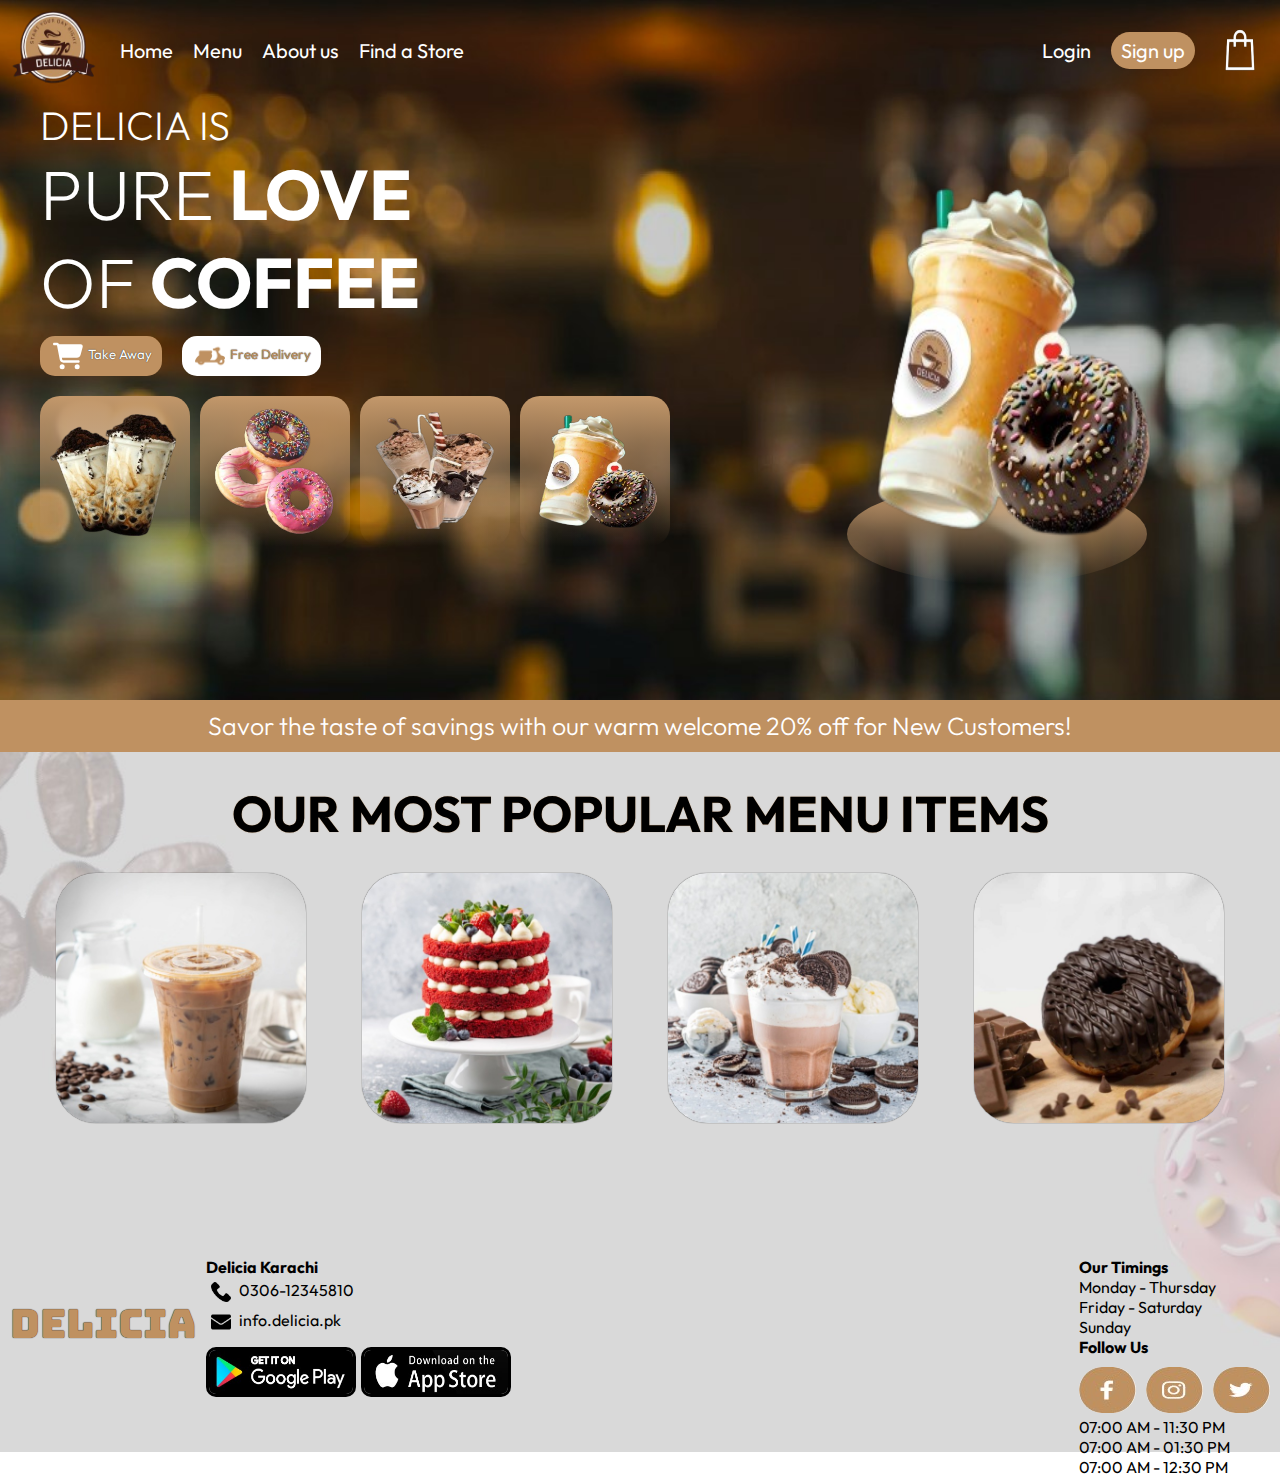
<file: index.html>
<!DOCTYPE html>
<html>
    <link rel="stylesheet" href="main.css">
    <link rel="preconnect" href="https://fonts.googleapis.com">
    link rel="preconnect" href="https://fonts.gstatic.com" crossorigin>
    <link href="https://fonts.googleapis.com/css2?family=Outfit:wght@100..900&display=swap" rel="stylesheet">
    <link rel="preconnect" href="https://fonts.googleapis.com">
    <link rel="preconnect" href="https://fonts.gstatic.com" crossorigin>
    <link href="https://fonts.googleapis.com/css2?family=Bungee&display=swap" rel="stylesheet">
    <head>
        <meta charset="UTF-8">
        <meta name="viewport" content="width=device-width, initial-scale=1.0">
        <title>Delicia</title>
    </head>
    <body>
        <div class="part part1">
            <div class="header">
                    <nav>
                        <img src="images/logo.png" class="logo"/>
                        <a>Home</a>
                        <a>Menu</a>
                        <a>About us</a>
                        <a>Find a Store</a>
                    </nav>
                    <nav>
                        <a class="login">Login</a>
                        <a class="signup">Sign up</a>
                        <img src="images/cart.png" class="icon"/>
                    </nav>
            </div>
            <div class="content">
                <div>
                    <h2>DELICIA IS</h2>
                    <h1>PURE <span class="bold">LOVE</span> OF <span class="bold">COFFEE</span></h1>
                    <div class="btn">
                        <div>
                            <button id="takeaway"><img src="images/ordernow.svg" class="icon">Take Away</button>
                        </div>
                        <div>
                            <button id="delivery"><img src="images/bike.png" class="icon">Free Delivery</button>
                        </div>
                    </div >
                    <div class="deals">
                        <div><img src="images/item-1.png" class="items"> </div>
                        <div><img src="images/item-2.png" class="items"></div>
                        <div><img src="images/item-3.png" class="items"></div>
                        <div><img src="images/front.png" class="items"></div>            
                    </div>
                </div>
                <div >
                    <img src="images/front.png" class="front">
                    <div class="eclipse"></div>
                </div>
            </div>
        </div>
        <div class="part2">
                Savor the taste of savings with our warm welcome 
                20% off for New Customers!
        </div>
        <div class="part part3">
            <div>   
                <h3 >OUR MOST POPULAR MENU ITEMS</h3>
                <div class="menu">
                    <div><img src="images/pop-1.jpeg" class="pop"></div>
                    <div><img src="images/pop2.jpeg" class="pop"></div>
                    <div><img src="images/pop3.jpeg" class="pop"></div>
                    <div><img src="images/pop4.jpeg" class="pop"></div>            
                </div>
                
            </div>
            <div class="footer">
                <div class="foot1">
                    <div class="delicia">DELICIA</div>
                    <div>
                        <div><span class="bold-footer">Delicia Karachi</span></div>
                        <div>
                            <img src="images/phone.png" class="icon">
                            0306-12345810
                        </div>
                        <div>
                            <img src="images/email.png" class="icon">
                            info.delicia.pk
                        </div>
                        <div class="app">
                            <img src="images/playstore.jpg" class="social-icon">
                            <img src="images/app.jpg"class="social-icon">

                        </div>
                    </div>
                </div>

                <div class="timings">
                    <div>
                        <div><span class="bold-footer">Our Timings</span></div>
                        <div> Monday - Thursday</div>
                        <div>Friday - Saturday</div>
                        <div>Sunday</div>
                        <div >
                            <div><span class="bold-footer">Follow Us</span></div> 
                            <div class="foot2">
                            <div>   <img src="images/facebook.jpeg" class="social"></div> 
                            <div>   <img src="images/instagram.jpeg" class="social"></div> 
                            <div>   <img src="images/twitter.jpeg" class="social"></div> 
                            </div>
                        </div>
                    </div>
                    <div class="time">
                        <div>07:00 AM - 11:30 PM</div>    
                        <div>07:00 AM - 01:30 PM</div> 
                        <div>07:00 AM - 12:30 PM</div>
                    </div>
                </div>
            </div>
        </div>
    </body>
</html>
</file>
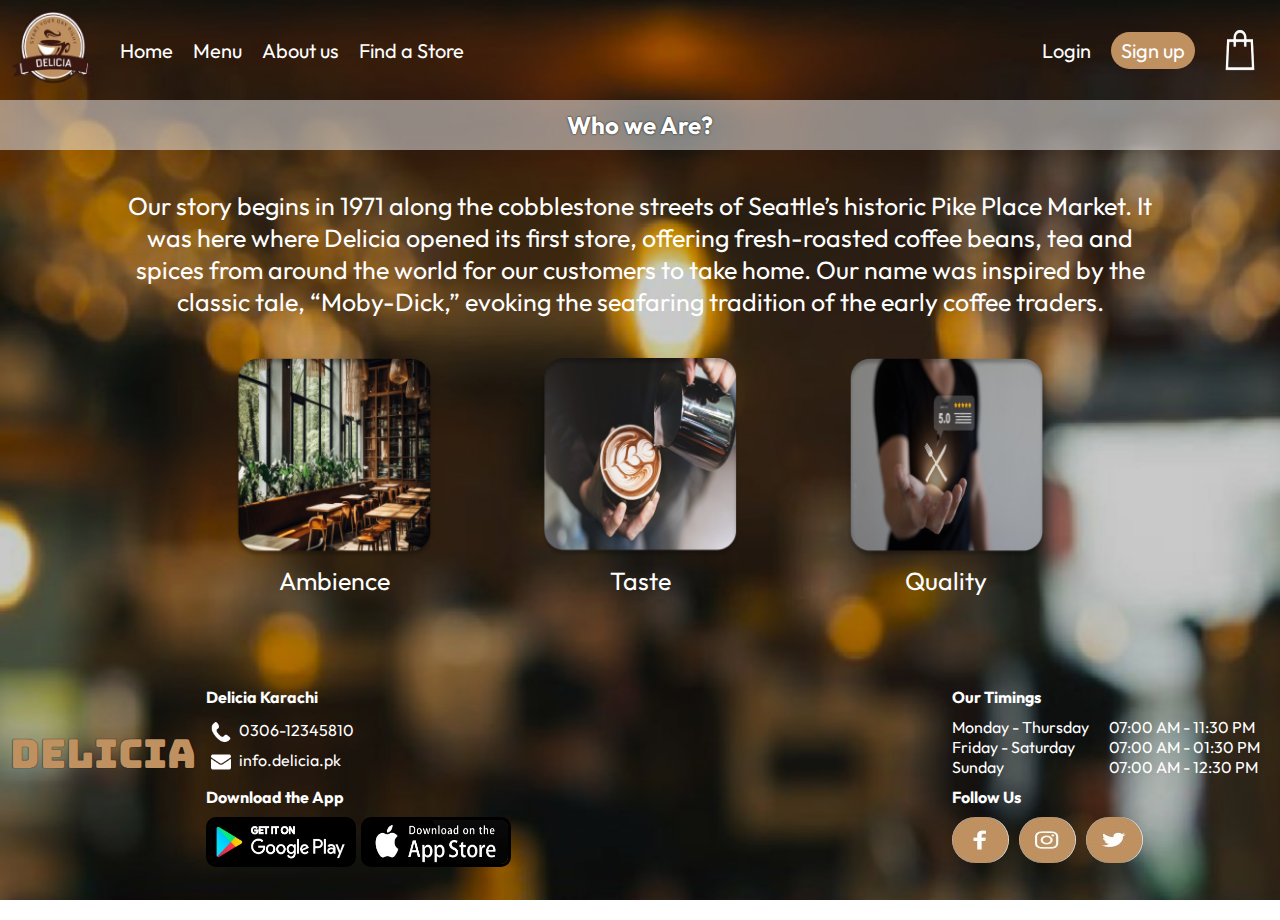
<file: About.html>
<!DOCTYPE html>
<html>
    <link rel="stylesheet" href="main.css">
    <link rel="preconnect" href="https://fonts.googleapis.com">
    link rel="preconnect" href="https://fonts.gstatic.com" crossorigin>
    <link href="https://fonts.googleapis.com/css2?family=Outfit:wght@100..900&display=swap" rel="stylesheet">
    <link rel="preconnect" href="https://fonts.googleapis.com">
    <link rel="preconnect" href="https://fonts.gstatic.com" crossorigin>
    <link href="https://fonts.googleapis.com/css2?family=Bungee&display=swap" rel="stylesheet">
    <head>
        <meta charset="UTF-8">
        <meta name="viewport" content="width=device-width, initial-scale=1.0">
        <title>Delicia</title>
    </head>
    <body>
        <div class="part aboutpage">
            <div class="header">
                    <nav>
                        <a href="main.html"> <img src="images/logo.png" class="logo"/> </a>
                        <a href="main.html">Home</a>
                        <a href="menu.html">Menu</a>
                        <a>About us</a>
                        <a>Find a Store</a>
                    </nav>
                    <nav>
                        <a class="login">Login</a>
                        <a class="signup">Sign up</a>
                        <img src="images/cart.png" class="icon"/>
                    </nav>
            </div> 
            
            <div >
                <div class="about-heading">Who we Are?</div>
                <div class="about-text">
                    <p>
                        Our story begins in 1971 along the cobblestone streets of Seattle’s
                        historic Pike Place Market. It was here where Delicia opened its first store, offering fresh-roasted coffee beans,
                        tea and spices from around the world for our customers to take home. Our name was inspired by the classic tale,
                         “Moby-Dick,” evoking the seafaring tradition of the early coffee traders.
                    </p>
                    <div class="about-img-container">
                        <div>
                            <img src="images/About-1.png" class="about-img">
                            <div>Ambience</div>
                        </div>
                        <div>
                            <img src="images/About-2.png" class="about-img">
                            <div>Taste</div>
                        </div>
                        <div>
                            <img src="images/About-3.png" class="about-img">
                            <div>Quality</div>
                        </div>
                    </div>
                </div>
            
            <footer class="footer-white">
                <div class="foot1">
                    <div class="delicia"><a href="main.html">DELICIA</a>
                    </div>
                        <div class="contacts">
                        <div><span class="bold-footer">Delicia Karachi</span></div>
                        <ul>
                            <li>
                                <img src="images/call-white.png" class="icon">
                                0306-12345810
                            </li>
                            <li>
                                <img src="images/email-white.png" class="icon">
                                info.delicia.pk
                            </li>
                        </ul>
                        <div><span class="bold-footer">Download the App</span></div> 
                        <div class="app">
                            <img src="images/playstore.jpg" class="social-icon">
                            <img src="images/app.jpg"class="social-icon">

                        </div>
                    </div>

                </div>

                <div class="timings">
                    <div><span class="bold-footer">Our Timings</span></div>

                    <div class="container">
                        <ul>
                            <li>Monday - Thursday</li>
                            <li>Friday - Saturday</li>
                            <li>Sunday</li>
                        </ul>
                        
                        <ul>
                            <li>07:00 AM - 11:30 PM</li>
                            <li>07:00 AM - 01:30 PM</li>
                            <li>07:00 AM - 12:30 PM</li>
                        </ul>
                    </div>
                    <div >
                        <div><span class="bold-footer">Follow Us</span></div> 
                        <div class="foot2">
                        <div>   <img src="images/facebook.jpeg" class="social"></div> 
                        <div>   <img src="images/instagram.jpeg" class="social"></div> 
                        <div>   <img src="images/twitter.jpeg" class="social"></div> 
                        </div>
                    </div>
                  
                </div>
            </footer>
        </div>
    </body>
</html>
</file>
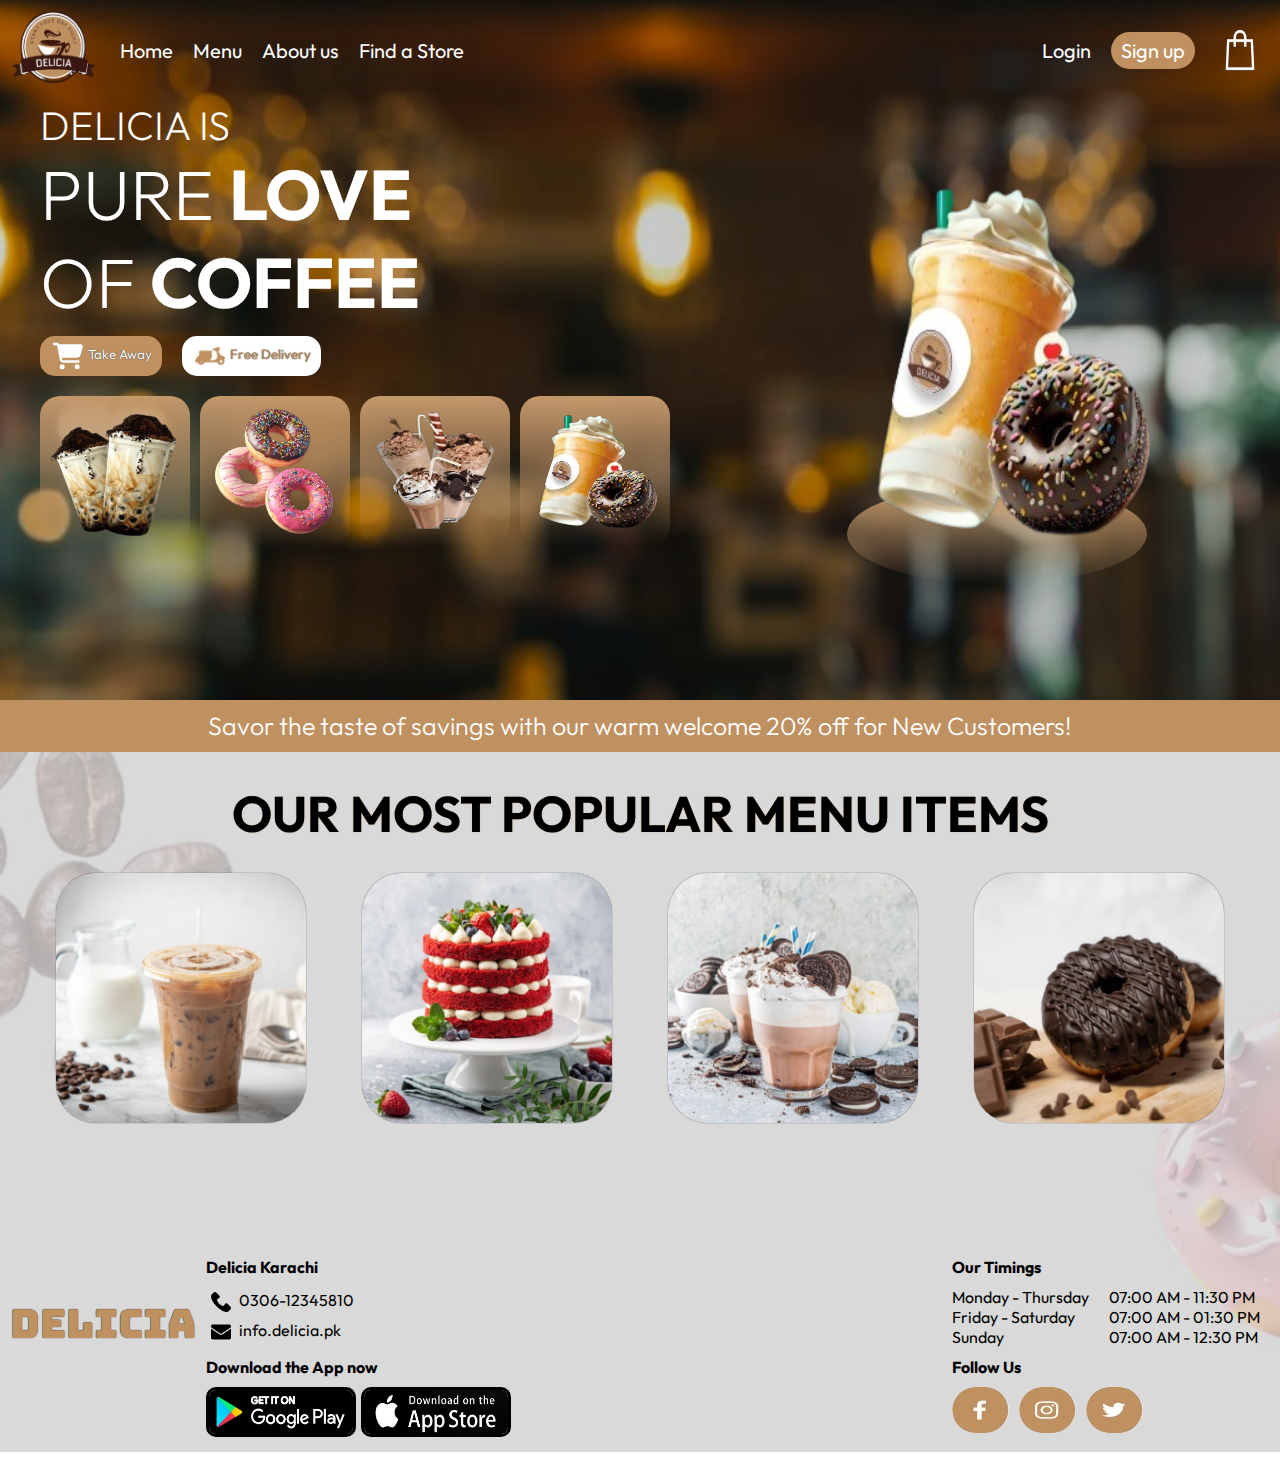
<file: homepage.html>
<!DOCTYPE html>
<html>
    <link rel="stylesheet" href="main.css">
    <link rel="preconnect" href="https://fonts.googleapis.com">
    link rel="preconnect" href="https://fonts.gstatic.com" crossorigin>
    <link href="https://fonts.googleapis.com/css2?family=Outfit:wght@100..900&display=swap" rel="stylesheet">
    <link rel="preconnect" href="https://fonts.googleapis.com">
    <link rel="preconnect" href="https://fonts.gstatic.com" crossorigin>
    <link href="https://fonts.googleapis.com/css2?family=Bungee&display=swap" rel="stylesheet">
    <head>
        <meta charset="UTF-8">
        <meta name="viewport" content="width=device-width, initial-scale=1.0">
        <title>Delicia</title>
    </head>
    <body>
        <div class="part part1">
            <div class="header">
                    <nav>
                        <a href="homepage.html"> <img src="images/logo.png" class="logo"/> </a>
                        <a>Home</a>
                        <a href="menu.html">Menu</a>
                        <a href="About.html">About us</a>
                        <a>Find a Store</a>
                    </nav>
                    <nav>
                        <a class="login">Login</a>
                        <a class="signup">Sign up</a>
                        <img src="images/cart.png" class="icon"/>
                    </nav>
            </div>

            <div class="content">
                <div>
                    <h2>DELICIA IS</h2>
                    <h1>PURE <span class="bold">LOVE</span> OF <span class="bold">COFFEE</span></h1>
                    <div class="btn">
                        <div>
                           <button onclick="window.location.href='menu.html'" id="takeaway"><img src="images/ordernow.svg" class="icon">Take Away</button>
                        </div>
                        <div>
                            <button  onclick="window.location.href='menu.html'" id="delivery"><img src="images/bike.png" class="icon">Free Delivery</button>
                        </div>
                    </div >
                    <div class="deals">
                        <div><img src="images/item-1.png" class="items"> </div>
                        <div><img src="images/item-2.png" class="items"></div>
                        <div><img src="images/item-3.png" class="items"></div>
                        <div><img src="images/front.png" class="items"></div>            
                    </div>
                </div>
                <div >
                    <img src="images/front.png" class="front">
                    <div class="eclipse"></div>
                </div>
            </div>

        </div>
        <div class="part2">
                Savor the taste of savings with our warm welcome 
                20% off for New Customers!
        </div>
        <div class="part part3">
            <div>   
                <h3 >OUR MOST POPULAR MENU ITEMS</h3>
                <div class="menu">
                    <div><img src="images/pop-1.jpeg" class="pop"></div>
                    <div><img src="images/pop2.jpeg" class="pop"></div>
                    <div><img src="images/pop3.jpeg" class="pop"></div>
                    <div><img src="images/pop4.jpeg" class="pop"></div>            
                </div>
                
            </div>
            <div class="footer">
                <div class="foot1">
                    <div class="delicia">DELICIA</div>
                    <div class="contacts">
                        <div><span class="bold-footer">Delicia Karachi</span></div>
                        <ul>
                            <li>
                                <img src="images/phone.png" class="icon">
                                0306-12345810
                            </li>
                            <li>
                                <img src="images/email.png" class="icon">
                                info.delicia.pk
                            </li>
                        </ul>
                        <div><span class="bold-footer">Download the App now</span></div> 

                        <div class="app">
                            <img src="images/playstore.jpg" class="social-icon">
                            <img src="images/app.jpg"class="social-icon">

                        </div>
                    </div>
                </div>

                <div class="timings">
                    <div>
                        <div><span class="bold-footer">Our Timings</span></div>
                       
                        <div class="container">
                            <ul>
                                <li>Monday - Thursday</li>
                                <li>Friday - Saturday</li>
                                <li>Sunday</li>
                            </ul>
                            
                            <ul>
                                <li>07:00 AM - 11:30 PM</li>
                                <li>07:00 AM - 01:30 PM</li>
                                <li>07:00 AM - 12:30 PM</li>
                            </ul>
                        </div>
                        <div >
                            <div><span class="bold-footer">Follow Us</span></div> 
                            <div class="foot2">
                            <div>   <img src="images/facebook.jpeg" class="social"></div> 
                            <div>   <img src="images/instagram.jpeg" class="social"></div> 
                            <div>   <img src="images/twitter.jpeg" class="social"></div> 
                            </div>
                        </div>
                    </div>
                    
                </div>
            </div>
        </div>
    </body>
</html>
</file>
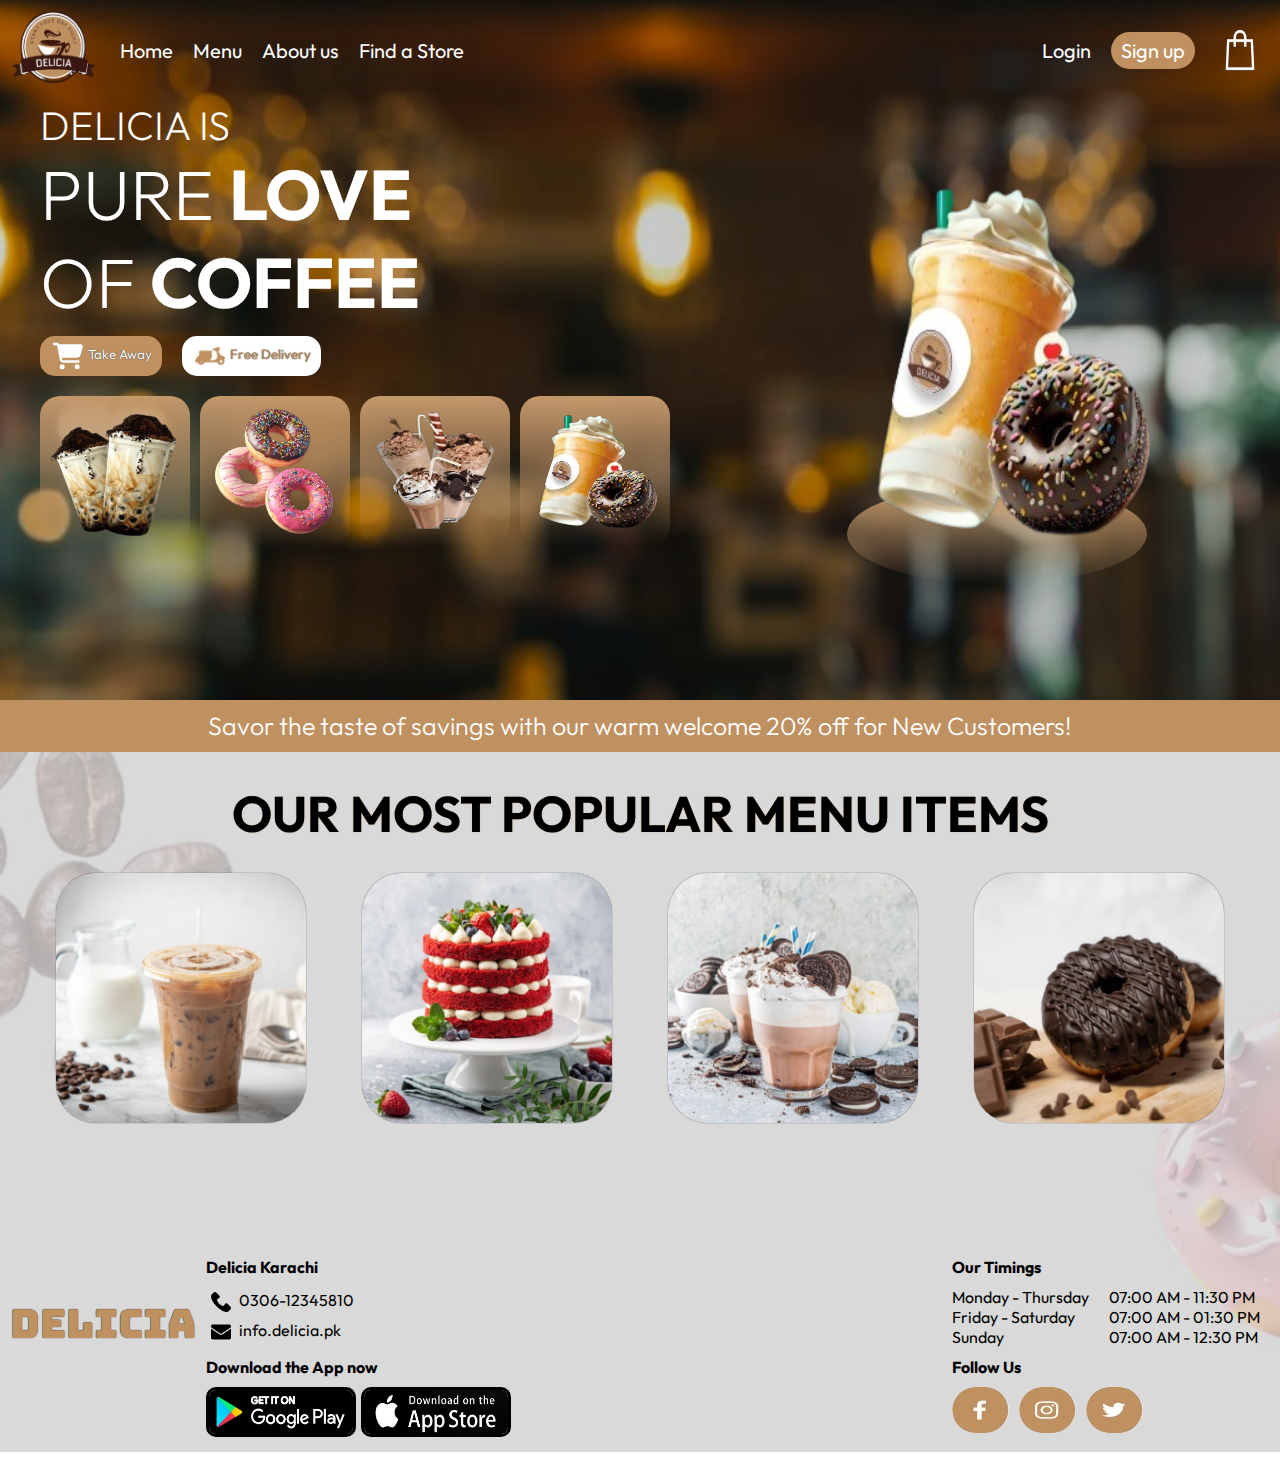
<file: main.html>
<!DOCTYPE html>
<html>
    <link rel="stylesheet" href="main.css">
    <link rel="preconnect" href="https://fonts.googleapis.com">
    link rel="preconnect" href="https://fonts.gstatic.com" crossorigin>
    <link href="https://fonts.googleapis.com/css2?family=Outfit:wght@100..900&display=swap" rel="stylesheet">
    <link rel="preconnect" href="https://fonts.googleapis.com">
    <link rel="preconnect" href="https://fonts.gstatic.com" crossorigin>
    <link href="https://fonts.googleapis.com/css2?family=Bungee&display=swap" rel="stylesheet">
    <head>
        <meta charset="UTF-8">
        <meta name="viewport" content="width=device-width, initial-scale=1.0">
        <title>Delicia</title>
    </head>
    <body>
        <div class="part part1">
            <div class="header">
                    <nav>
                        <a href="main.html"> <img src="images/logo.png" class="logo"/> </a>
                        <a>Home</a>
                        <a href="menu.html">Menu</a>
                        <a href="About.html">About us</a>
                        <a>Find a Store</a>
                    </nav>
                    <nav>
                        <a class="login">Login</a>
                        <a class="signup">Sign up</a>
                        <img src="images/cart.png" class="icon"/>
                    </nav>
            </div>

            <div class="content">
                <div>
                    <h2>DELICIA IS</h2>
                    <h1>PURE <span class="bold">LOVE</span> OF <span class="bold">COFFEE</span></h1>
                    <div class="btn">
                        <div>
                           <button onclick="window.location.href='menu.html'" id="takeaway"><img src="images/ordernow.svg" class="icon">Take Away</button>
                        </div>
                        <div>
                            <button  onclick="window.location.href='menu.html'" id="delivery"><img src="images/bike.png" class="icon">Free Delivery</button>
                        </div>
                    </div >
                    <div class="deals">
                        <div><img src="images/item-1.png" class="items"> </div>
                        <div><img src="images/item-2.png" class="items"></div>
                        <div><img src="images/item-3.png" class="items"></div>
                        <div><img src="images/front.png" class="items"></div>            
                    </div>
                </div>
                <div >
                    <img src="images/front.png" class="front">
                    <div class="eclipse"></div>
                </div>
            </div>

        </div>
        <div class="part2">
                Savor the taste of savings with our warm welcome 
                20% off for New Customers!
        </div>
        <div class="part part3">
            <div>   
                <h3 >OUR MOST POPULAR MENU ITEMS</h3>
                <div class="menu">
                    <div><img src="images/pop-1.jpeg" class="pop"></div>
                    <div><img src="images/pop2.jpeg" class="pop"></div>
                    <div><img src="images/pop3.jpeg" class="pop"></div>
                    <div><img src="images/pop4.jpeg" class="pop"></div>            
                </div>
                
            </div>
            <div class="footer">
                <div class="foot1">
                    <div class="delicia"><a href="main.html">DELICIA</a>
                    </div>
                        <div class="contacts">
                        <div><span class="bold-footer">Delicia Karachi</span></div>
                        <ul>
                            <li>
                                <img src="images/phone.png" class="icon">
                                0306-12345810
                            </li>
                            <li>
                                <img src="images/email.png" class="icon">
                                info.delicia.pk
                            </li>
                        </ul>
                        <div><span class="bold-footer">Download the App now</span></div> 

                        <div class="app">
                            <img src="images/playstore.jpg" class="social-icon">
                            <img src="images/app.jpg"class="social-icon">

                        </div>
                    </div>
                </div>

                <div class="timings">
                    <div>
                        <div><span class="bold-footer">Our Timings</span></div>
                       
                        <div class="container">
                            <ul>
                                <li>Monday - Thursday</li>
                                <li>Friday - Saturday</li>
                                <li>Sunday</li>
                            </ul>
                            
                            <ul>
                                <li>07:00 AM - 11:30 PM</li>
                                <li>07:00 AM - 01:30 PM</li>
                                <li>07:00 AM - 12:30 PM</li>
                            </ul>
                        </div>
                        <div >
                            <div><span class="bold-footer">Follow Us</span></div> 
                            <div class="foot2">
                            <div>   <img src="images/facebook.jpeg" class="social"></div> 
                            <div>   <img src="images/instagram.jpeg" class="social"></div> 
                            <div>   <img src="images/twitter.jpeg" class="social"></div> 
                            </div>
                        </div>
                    </div>
                    
                </div>
            </div>
        </div>
    </body>
</html>
</file>
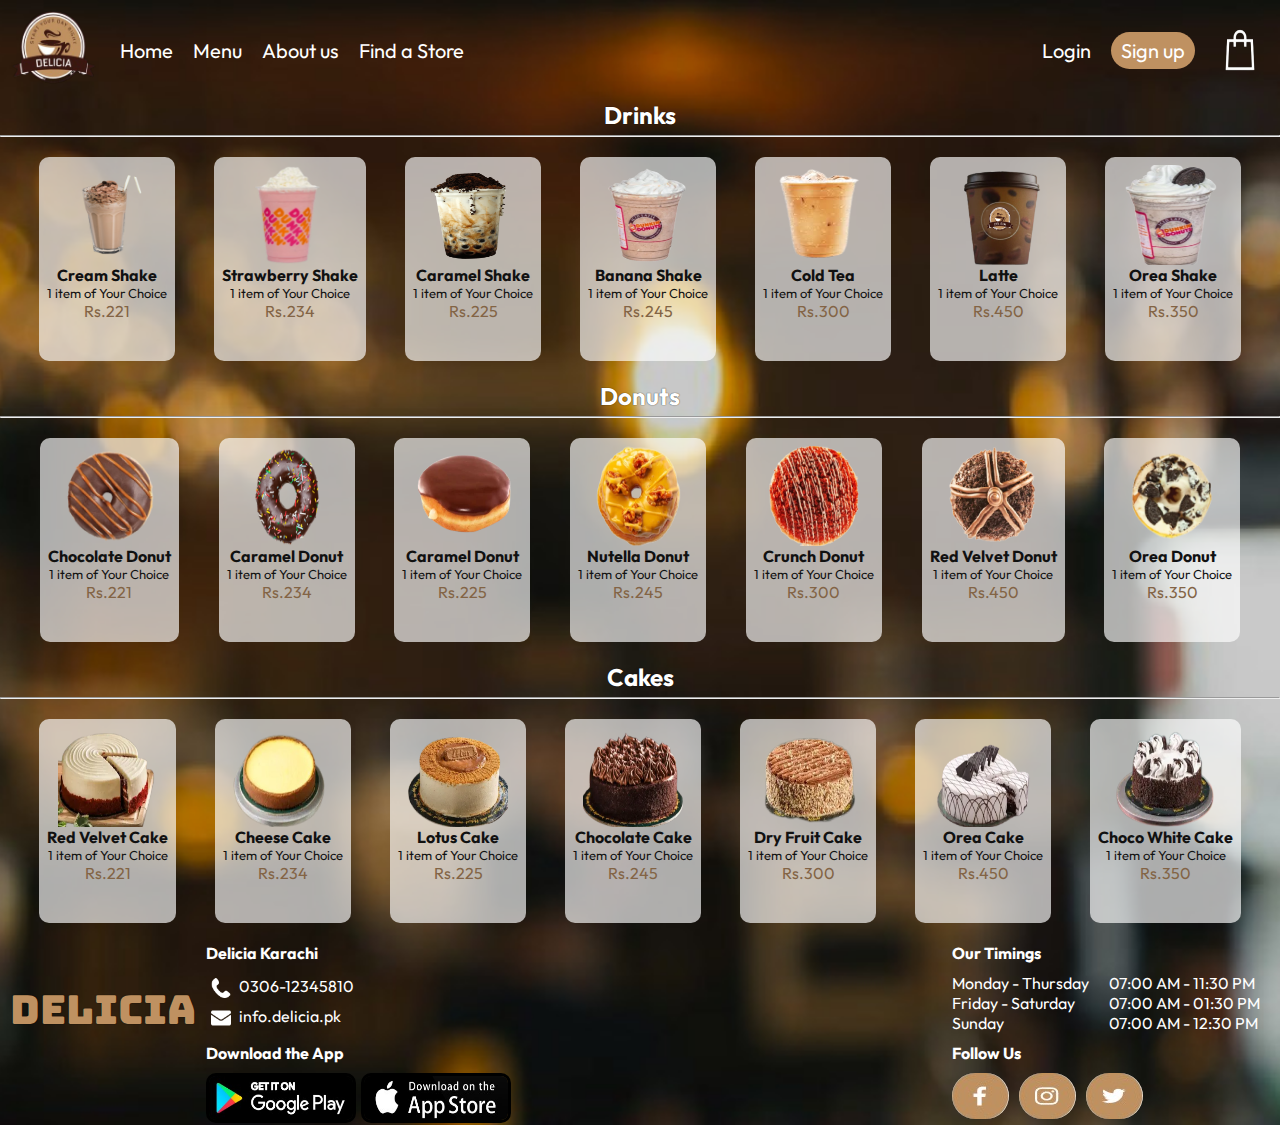
<file: menu.html>
<!DOCTYPE html>
<html>
    <link rel="stylesheet" href="main.css">
    <link rel="preconnect" href="https://fonts.googleapis.com">
    link rel="preconnect" href="https://fonts.gstatic.com" crossorigin>
    <link href="https://fonts.googleapis.com/css2?family=Outfit:wght@100..900&display=swap" rel="stylesheet">
    <link rel="preconnect" href="https://fonts.googleapis.com">
    <link rel="preconnect" href="https://fonts.gstatic.com" crossorigin>
    <link href="https://fonts.googleapis.com/css2?family=Bungee&display=swap" rel="stylesheet">
    <head>
        <meta charset="UTF-8">
        <meta name="viewport" content="width=device-width, initial-scale=1.0">
        <title>Delicia</title>
    </head>
    <body>
        <div class="part menupage">
            <div class="header">
                    <nav>
                        <a href="main.html"> <img src="images/logo.png" class="logo"/> </a>
                        <a href="main.html">Home</a>
                        <a>Menu</a>
                        <a href="About.html">About us</a>
                        <a>Find a Store</a>
                    </nav>
                    <nav>
                        <a class="login">Login</a>
                        <a class="signup">Sign up</a>
                        <img src="images/cart.png" class="icon"/>
                    </nav>
            </div> 
            

            <!--  DRINKS  -->
            <div class="menu-name">Drinks</div>
            <hr>
            <div class="menu-row">

                <div class="menu-item">
                    <img src="images/drinks-7.png" class="item-img">
                    <div class="item-name">Cream Shake</div>
                    <div class="item-quantity">1 item of Your Choice</div>
                    <div class="item-price">Rs.221</div>
                    <button class="hover-button">Add to Cart</button>
                </div>

                <div class="menu-item">
                    <img src="images/drinks-6.png" class="item-img">
                    <div class="item-name">Strawberry Shake</div>
                    <div class="item-quantity">1 item of Your Choice</div>
                    <div class="item-price">Rs.234</div>
                    <button class="hover-button">Add to Cart</button>
                </div>

                <div class="menu-item">
                    <img src="images/drinks-5.png" class="item-img">
                    <div class="item-name">Caramel Shake</div>
                    <div class="item-quantity">1 item of Your Choice</div>
                    <div class="item-price">Rs.225</div>
                    <button class="hover-button">Add to Cart</button>
                </div>

                <div class="menu-item">
                    <img src="images/drinks-4.png" class="item-img">
                    <div class="item-name">Banana Shake</div>
                    <div class="item-quantity">1 item of Your Choice</div>
                    <div class="item-price">Rs.245</div>
                    <button class="hover-button">Add to Cart</button>
                </div>

                <div class="menu-item">
                    <img src="images/drinks-3.png" class="item-img">
                    <div class="item-name">Cold Tea</div>
                    <div class="item-quantity">1 item of Your Choice</div>
                    <div class="item-price">Rs.300</div>
                    <button class="hover-button">Add to Cart</button>
                </div>

                <div class="menu-item">
                    <img src="images/drinks-2.png" class="item-img">
                    <div class="item-name">Latte</div>
                    <div class="item-quantity">1 item of Your Choice</div>
                    <div class="item-price">Rs.450</div>
                    <button class="hover-button">Add to Cart</button>
                </div>

                <div class="menu-item">
                    <img src="images/drinks-1.png" class="item-img">
                    <div class="item-name">Orea Shake</div>
                    <div class="item-quantity">1 item of Your Choice</div>
                    <div class="item-price">Rs.350</div>
                    <button class="hover-button">Add to Cart</button>
                </div>
            </div>


            
            <!--  Donuts  -->
            <div class="menu-name">Donuts</div>
            <hr>
            <div class="menu-row">

                <div class="menu-item">
                    <img src="images/donut-1.png" class="item-img">
                    <div class="item-name">Chocolate Donut</div>
                    <div class="item-quantity">1 item of Your Choice</div>
                    <div class="item-price">Rs.221</div>
                    <button class="hover-button">Add to Cart</button>
                </div>

                <div class="menu-item">
                    <img src="images/donut-2.png" class="item-img">
                    <div class="item-name">Caramel Donut</div>
                    <div class="item-quantity">1 item of Your Choice</div>
                    <div class="item-price">Rs.234</div>
                    <button class="hover-button">Add to Cart</button>
                </div>

                <div class="menu-item">
                    <img src="images/donut-3.png" class="item-img">
                    <div class="item-name">Caramel Donut</div>
                    <div class="item-quantity">1 item of Your Choice</div>
                    <div class="item-price">Rs.225</div>
                    <button class="hover-button">Add to Cart</button>
                </div>

                <div class="menu-item">
                    <img src="images/donut-4.png" class="item-img">
                    <div class="item-name">Nutella Donut</div>
                    <div class="item-quantity">1 item of Your Choice</div>
                    <div class="item-price">Rs.245</div>
                    <button class="hover-button">Add to Cart</button>
                </div>

                <div class="menu-item">
                    <img src="images/donut-5.png" class="item-img">
                    <div class="item-name">Crunch Donut</div>
                    <div class="item-quantity">1 item of Your Choice</div>
                    <div class="item-price">Rs.300</div>
                    <button class="hover-button">Add to Cart</button>
                </div>

                <div class="menu-item">
                    <img src="images/donut-6.png" class="item-img">
                    <div class="item-name">Red Velvet Donut</div>
                    <div class="item-quantity">1 item of Your Choice</div>
                    <div class="item-price">Rs.450</div>
                    <button class="hover-button">Add to Cart</button>
                </div>

                <div class="menu-item">
                    <img src="images/donut-7.png" class="item-img">
                    <div class="item-name">Orea Donut</div>
                    <div class="item-quantity">1 item of Your Choice</div>
                    <div class="item-price">Rs.350</div>
                    <button class="hover-button">Add to Cart</button>
                </div>
            </div>



            <!--  Cakes  -->
            <div class="menu-name">Cakes</div>
            <hr>
            <div class="menu-row">

                <div class="menu-item">
                    <img src="images/c1.png" class="item-img">
                    <div class="item-name">Red Velvet Cake</div>
                    <div class="item-quantity">1 item of Your Choice</div>
                    <div class="item-price">Rs.221</div>
                    <button class="hover-button">Add to Cart</button>
                </div>

                <div class="menu-item">
                    <img src="images/c2.png" class="item-img">
                    <div class="item-name">Cheese Cake</div>
                    <div class="item-quantity">1 item of Your Choice</div>
                    <div class="item-price">Rs.234</div>
                    <button class="hover-button">Add to Cart</button>
                </div>

                <div class="menu-item">
                    <img src="images/c3.png" class="item-img">
                    <div class="item-name">Lotus Cake</div>
                    <div class="item-quantity">1 item of Your Choice</div>
                    <div class="item-price">Rs.225</div>
                    <button class="hover-button">Add to Cart</button>
                </div>

                <div class="menu-item">
                    <img src="images/c4.png" class="item-img">
                    <div class="item-name">Chocolate Cake</div>
                    <div class="item-quantity">1 item of Your Choice</div>
                    <div class="item-price">Rs.245</div>
                    <button class="hover-button">Add to Cart</button>
                </div>

                <div class="menu-item">
                    <img src="images/c5.png" class="item-img">
                    <div class="item-name">Dry Fruit Cake</div>
                    <div class="item-quantity">1 item of Your Choice</div>
                    <div class="item-price">Rs.300</div>
                    <button class="hover-button">Add to Cart</button>
                </div>

                <div class="menu-item">
                    <img src="images/c6.png" class="item-img">
                    <div class="item-name">Orea Cake</div>
                    <div class="item-quantity">1 item of Your Choice</div>
                    <div class="item-price">Rs.450</div>
                    <button class="hover-button">Add to Cart</button>
                </div>

                <div class="menu-item">
                    <img src="images/c7.png" class="item-img">
                    <div class="item-name">Choco White Cake</div>
                    <div class="item-quantity">1 item of Your Choice</div>
                    <div class="item-price">Rs.350</div>
                    <button class="hover-button">Add to Cart</button>
                </div>
            </div>
            <footer class="footer-white">
                <div class="foot1">
                    <div class="delicia"><a href="main.html">DELICIA</a>
                    </div>
                    <div class="contacts">
                        <div><span class="bold-footer">Delicia Karachi</span></div>
                        <ul>
                            <li>
                                <img src="images/call-white.png" class="icon">
                                0306-12345810
                            </li>
                            <li>
                                <img src="images/email-white.png" class="icon">
                                info.delicia.pk
                            </li>
                        </ul>
                        <div><span class="bold-footer">Download the App</span></div> 
                        <div class="app">
                            <img src="images/playstore.jpg" class="social-icon">
                            <img src="images/app.jpg"class="social-icon">

                        </div>
                    </div>

                </div>

                <div class="timings">
                    <div><span class="bold-footer">Our Timings</span></div>

                    <div class="container">
                        <ul>
                            <li>Monday - Thursday</li>
                            <li>Friday - Saturday</li>
                            <li>Sunday</li>
                        </ul>
                        
                        <ul>
                            <li>07:00 AM - 11:30 PM</li>
                            <li>07:00 AM - 01:30 PM</li>
                            <li>07:00 AM - 12:30 PM</li>
                        </ul>
                    </div>
                    <div >
                        <div><span class="bold-footer">Follow Us</span></div> 
                        <div class="foot2">
                        <div>   <img src="images/facebook.jpeg" class="social"></div> 
                        <div>   <img src="images/instagram.jpeg" class="social"></div> 
                        <div>   <img src="images/twitter.jpeg" class="social"></div> 
                        </div>
                    </div>
                  
                </div>
            </footer>
        </div>
    </body>
</html>
</file>
<file: main.css>
body , html {
    margin: -10px 0 0 0;
    padding: 0;
    color: white;
    font-family: "Outfit", sans-serif;
   }

*{
    margin: 0;
    padding: 0;
    box-sizing: border-box;
}
.part{
    background-size: cover;
    background-repeat: no-repeat;
    background-position: center;
    height:700px;
    margin: 0; 
    padding: 0; 
}
.part1{
    margin: 0; 
    background-image: url(images/background.jpg);  
    padding: 0;
}
a{
   text-decoration: none;
   color: inherit;
}
.menupage{
    margin: 0; 
    background-image: url(images/background.jpg);  
    padding: 0;
    height: 125vh;
}
.aboutpage{
    margin: 0; 
    background-image: url(images/background.jpg);  
    padding: 0;
    height: 100vh;
}
.part2{
    text-align: center;
    font-size: 25px;
    font-weight:300;
    margin: 0;
    padding: 10px;
    background-color: #BF9161;
}

.part3{
    background-image: url(images/background-2.jpg);
    margin: 0; 
    padding: 0;

}
.header{
    width: auto;
    display: flex;
    justify-content: space-between;   
    align-items: center;
    margin: 0 15px 0 0 ;
    font-size:20px;
    padding: 0;
    
}
.header nav {
    vertical-align: middle;
    margin: 0;
    padding: 0;
    display: flex;
    justify-content: start;
    gap: 20px;
    align-items: center;
}

.signup{
    margin: 0;
    padding: 0;
    background-color: #BF9161;
    padding: 6px 10px;
    border-radius: 20px;
}
.logo{
    vertical-align: middle;
    margin: 0;
    padding: 10px 0 0 10px;
    width: 100px;
    height: 100px;
}
.icon{
    margin: 0;
    padding: 0;
    width: 50px;
    height: 50px;
    vertical-align: middle;
}

.bold{
    font-weight: 700;
}
h1{
    margin: 0 50% 0 auto;
    font-size:70px;
    font-weight: 250;
}

h2{
    font-size:40px;
    font-weight: 250;
    margin: 0;
    padding: 0;
}
#takeaway{
    padding: 5px 10px 5px 8px;
    margin: 0 20px 0 0;
    border-radius: 15px;
    font-family: "Outfit", sans-serif;
    color: white;
    background-color: #BF9161;
    text-shadow: 0 0 1px black;

    border: none;
    
}
#delivery{
    padding: 5px 10px 5px 8px;
    margin: 0 20px 0 0;
    border-radius: 15px;
    font-family: "Outfit", sans-serif;
    text-shadow: 0 0 1px #121212;
    color: #BF9161;
    background-color: white;
    border: none;
}
#takeaway img , #delivery img{
    vertical-align: middle;
    margin: 0 5px;
    width: 30px;
    height: 30px;
}



.items{
    padding: 10px;
    width: 150px;
    height: 150px;
    background: linear-gradient( #C3986B , rgba(108, 117, 125, 0) );
    border-radius: 20px;

}
.content{
    display: flex;
    margin: 0 40px;
    padding: 0;
}
.deals{
    display: flex;
    gap: 10px;
    margin-top: 20px;
}

.front{
    width: 300px;
    height: 400px;
    margin: 60px 0 0 50px ;
    padding: 0;
}
.eclipse{
    margin: -80px 0 0px 40px;
    height: 100px;
    width: 300px;
    border-radius: 50%;
    background: linear-gradient( #C3986B , rgba(108, 117, 125, 0) );
    position:inherit;
}
.menu{
    display: flex;
    justify-content: space-evenly;
    margin: 20px 0 130px 0;
}
.pop{
    border-radius: 40px;
    width: 250px;
    height: 250px;
    box-shadow: 0 0 1px black;

}
.btn{
    display: flex;
    margin: 10px 0;
}

h3{
    color: black;
    font-size:50px;
    font-weight: bold;
    margin: 0;
    padding: 30px 0 8px 0;
    text-align: center;
    text-shadow: 0 0 1px #BF9161;
}
.footer{
    margin: 0 0 0px 0;
    padding: 0;
    display: flex;
    justify-content: space-between;
    position: absolute;
    width: 100%;
    height: 0%;
    color: black;
}
.footer-white{
    margin: 0 0 0 0;
    padding: 0;
    display: flex;
    justify-content: space-between;
    position: absolute;
    width: 100%;
    height: 0%;
    color: white;
}
.foot1{
    display: flex;
}
.container{
    margin: 0;
    display:flex;
    justify-content: space-evenly;
}
ul{
    list-style: none;
    padding: 10px 20px 10px 0;    
}
.delicia{
    margin: 40px 10px 0px 10px;
    font-family: "Bungee", sans-serif;
    color: #BF9161;
    font-size:40px;
    text-shadow: 0 0 1px black;
}
.contacts{
    margin: 0px;
}
.timings{
    display: block;
    margin-left: 0px;
}
.foot2{
    display: flex;
    margin: 0;

}
.bold-footer{
    font-weight: bold;
}
.social{
    border-radius: 200px;
    margin: 10px 10px 0 0;
    
}

.footer .icon ,  .footer-white .icon{
    width: 30px;
    height: 30px;
    padding: 5px;
}
.app{
    display: flex;
    margin: 0;
    gap: 5px;
  
}
.social-icon{
    margin: 10px 0px 0 0px;
    width: 150px;
    height: 50px;
    border-radius: 10px;
    border: 3px solid black;
}


hr{
    background-color: rgba(255, 255, 255 , 0.66);
}
.menu-name{
    text-align: center;
    font-size: x-large;
    font-weight: bold;
    margin: 0 auto 5px auto;
    text-shadow: 0 0 1px black;
}
.menu-row{
    display: flex;
    justify-content: space-evenly;
    margin: 20px auto;
}

.menu-item{
    background-color: rgba(255, 255, 255, .66);
    border-radius: 10px;
    padding: 8px 8px 40px 8px ;
    align-content: space-between;
    text-align: center;
    position: relative;
}
.menu-item:hover .hover-button {
    display: block; 
    opacity: 1;
    z-index: 1;
}
.hover-button {
    display: none; 
    position: absolute;
    bottom: 10px; 
    left: 50%;
    width: auto;
    transform: translateX(-50%);
    padding: 5px 5px;
    font-size: 12px;
    background-color: #FF6E0C;
    color: white;
    border: none;
    border-radius: 5px;
    cursor: pointer;
    transition: opacity 0.3s ease;
}

.item-img{
    vertical-align: text-bottom;
    width: 100px;
    height: 100px;
    margin: 0;
    padding: 0;
}

.item-name{
    margin: 0;
    color: #111111;
    font-size: larg;
    font-weight: bold;

}

.item-quantity{
    margin: 0;
    color: #111111;
    font-size: small;

}

.item-price{
    color: #836445;
}

.about-heading{
    background: rgba(250, 250, 250, 0.5);
    font-size: x-large;
    font-weight: bold;
    text-align: center;
    padding: 10px 10px;
    text-shadow: 0 0 2px black;

}
.about-text{
    text-align: center;
    font-size: 25px;
    margin: 40px 10% ;
}
.about-img-container{
    display: flex;
    justify-content: space-evenly;
    margin: 40px auto 90px auto;

}

.about-img{
   width: 200px;
  
}
</file>
